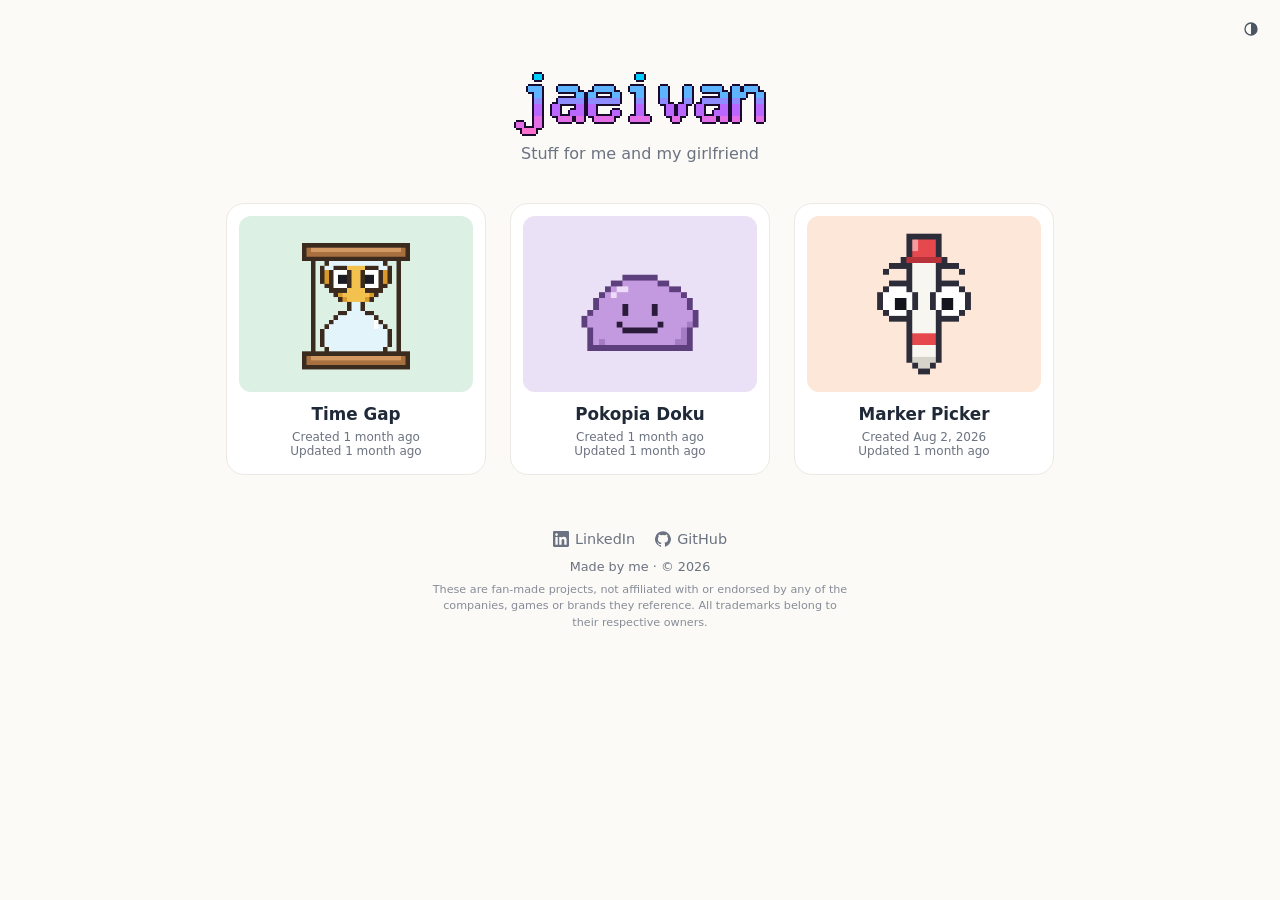
<file: index.html>
<!DOCTYPE html>
<html lang="en">
    <head>
        <meta charset="UTF-8">
        <meta name="viewport" content="width=device-width,initial-scale=1">
        <title>jaeivan · small web apps and games</title>
        <meta name="description" content="Small, free web apps and games by jaeivan: Marker Picker, a random marker color picker, Pokopia Doku, a daily Pokémon grid puzzle, and Time Gap, a guess-the-timeline game.">
        <link rel="canonical" href="https://jaeivan.com/">
        <link rel="icon" href="favicon.gif" type="image/gif">
        <!-- Link previews need full URLs (crawlers don't resolve relative paths) -->
        <meta property="og:type" content="website">
        <meta property="og:site_name" content="jaeivan">
        <meta property="og:url" content="https://jaeivan.com/">
        <meta property="og:title" content="jaeivan">
        <meta property="og:description" content="Small, free web apps and games by jaeivan.">
        <meta property="og:image:alt" content="The jaeivan logo">
        <meta property="og:image" content="https://jaeivan.com/og.png">
        <meta property="og:image:width" content="1200">
        <meta property="og:image:height" content="630">
        <meta name="twitter:card" content="summary_large_image">
        <script type="application/ld+json">
            {
                "@context": "https://schema.org",
                "@type": "WebSite",
                "name": "jaeivan",
                "url": "https://jaeivan.com/",
                "author": { "@type": "Person", "name": "jaeivan", "sameAs": ["https://github.com/jaeivan", "https://www.linkedin.com/in/jaeivan"] }
            }
        </script>
        <link rel="stylesheet" href="shared/theme.css">
        <link rel="stylesheet" href="hub/hub.css">
        <script src="shared/theme.js"></script>
    </head>
    <body>
        <main class="hub">
            <header class="hub-header">
                <h1>
                    <span id="hub-logo" class="hub-logo-wrap" role="button" tabindex="0" aria-pressed="false">
                        <img class="hub-logo" src="hub/logo-still.gif" width="256" height="80" alt="jaeivan">
                    </span>
                </h1>
                <p>Stuff for me and my girlfriend</p>
            </header>
            <div id="apps"></div>
            <noscript>
                <p><a href="marker-picker/">Marker Picker</a>: pick four random marker colors</p>
                <p><a href="pokopia-doku/">Pokopia Doku</a>: a daily Pokémon grid puzzle</p>
                <p><a href="time-gap/">Time Gap</a>: guess which pair of moments happened closer together</p>
                <p><a href="video-gap/">Video Gap</a>: guess which pair of a YouTuber's videos came out closer together</p>
            </noscript>
            <footer class="hub-footer">
                <nav class="hub-footer-links" aria-label="Elsewhere">
                    <a href="https://www.linkedin.com/in/jaeivan" target="_blank" rel="noopener">
                        <svg viewBox="0 0 24 24" width="16" height="16" aria-hidden="true"><path fill="currentColor" d="M20.45 20.45h-3.55v-5.57c0-1.33-.03-3.04-1.85-3.04-1.86 0-2.14 1.45-2.14 2.94v5.67H9.35V9h3.41v1.56h.05c.48-.9 1.64-1.85 3.37-1.85 3.6 0 4.27 2.37 4.27 5.46v6.28zM5.34 7.43a2.06 2.06 0 1 1 0-4.12 2.06 2.06 0 0 1 0 4.12zM7.12 20.45H3.56V9h3.56v11.45zM22.22 0H1.77C.79 0 0 .77 0 1.73v20.54C0 23.23.79 24 1.77 24h20.45c.98 0 1.78-.77 1.78-1.73V1.73C24 .77 23.2 0 22.22 0z"/></svg>
                        LinkedIn
                    </a>
                    <a href="https://github.com/jaeivan" target="_blank" rel="noopener">
                        <svg viewBox="0 0 24 24" width="16" height="16" aria-hidden="true"><path fill="currentColor" d="M12 .3a12 12 0 0 0-3.8 23.38c.6.12.83-.26.83-.57L9 21.07c-3.34.72-4.04-1.61-4.04-1.61-.55-1.39-1.34-1.76-1.34-1.76-1.08-.74.09-.73.09-.73 1.2.09 1.83 1.24 1.83 1.24 1.07 1.83 2.81 1.3 3.5 1 .1-.78.42-1.31.76-1.61-2.67-.3-5.47-1.33-5.47-5.93 0-1.31.47-2.38 1.24-3.22-.14-.3-.54-1.52.1-3.18 0 0 1-.32 3.3 1.23a11.5 11.5 0 0 1 6 0c2.28-1.55 3.29-1.23 3.29-1.23.64 1.66.24 2.88.12 3.18a4.65 4.65 0 0 1 1.23 3.22c0 4.61-2.8 5.63-5.48 5.92.42.36.81 1.1.81 2.22l-.01 3.29c0 .31.2.69.82.57A12 12 0 0 0 12 .3"/></svg>
                        GitHub
                    </a>
                </nav>
                <p>Made by me · © <span class="hub-footer-year">2026</span></p>
                <p class="hub-footer-disclaimer">These are fan-made projects, not affiliated with or endorsed by any of the companies, games or brands they reference. All trademarks belong to their respective owners.</p>
            </footer>
        </main>
        <script src="hub/apps.js"></script>
        <script src="hub/hub.js"></script>
    </body>
</html>
</file>
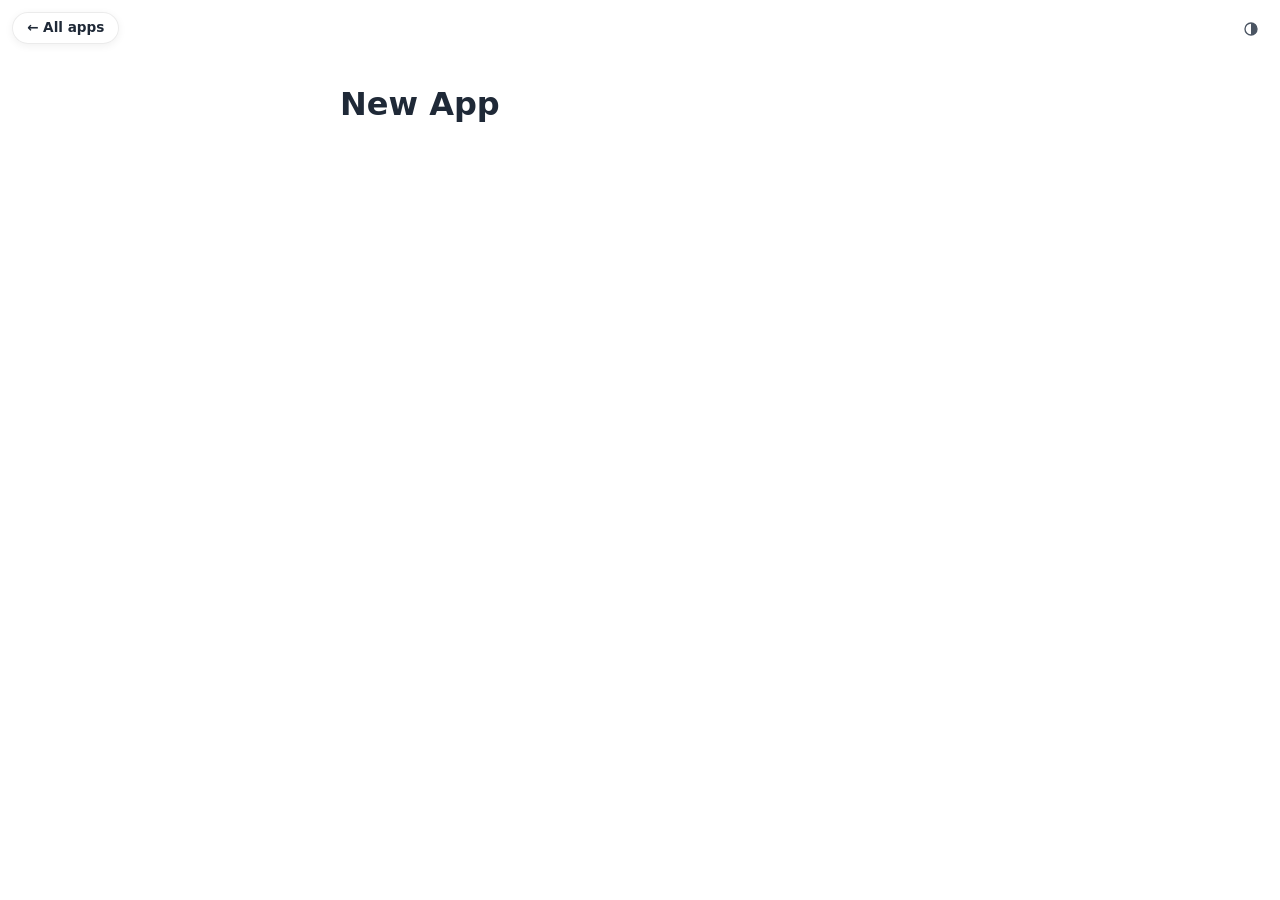
<file: _template/index.html>
<!DOCTYPE html>
<html lang="en">
    <head>
        <meta charset="UTF-8">
        <meta name="viewport" content="width=device-width,initial-scale=1">
        <title>New App</title>
        <!-- Search engines: say what the app does in a sentence, and set the canonical to its full URL. -->
        <meta name="description" content="What this app does, in one sentence.">
        <link rel="canonical" href="https://jaeivan.com/new-app/">
        <!-- Browser-tab and home-screen icons: add the files, then uncomment. icon.png is 180×180 on an opaque background.
        <link rel="icon" href="favicon.gif" type="image/gif">
        <link rel="apple-touch-icon" href="icon.png"> -->
        <!-- Site-wide light/dark mode + Auto/Light/Dark toggle. Keep these so the app matches the rest of the site. -->
        <link rel="stylesheet" href="../shared/theme.css">
        <script src="../shared/theme.js"></script>
        <!-- Optional shared back button. Remove if you don't want it. -->
        <link rel="stylesheet" href="../shared/hub-nav.css">
        <link rel="stylesheet" href="styles.css">
    </head>
    <body>
        <a class="hub-nav" href="../">← All apps</a>
        <main>
            <h1>New App</h1>
        </main>
        <script src="script.js"></script>
    </body>
</html>
</file>
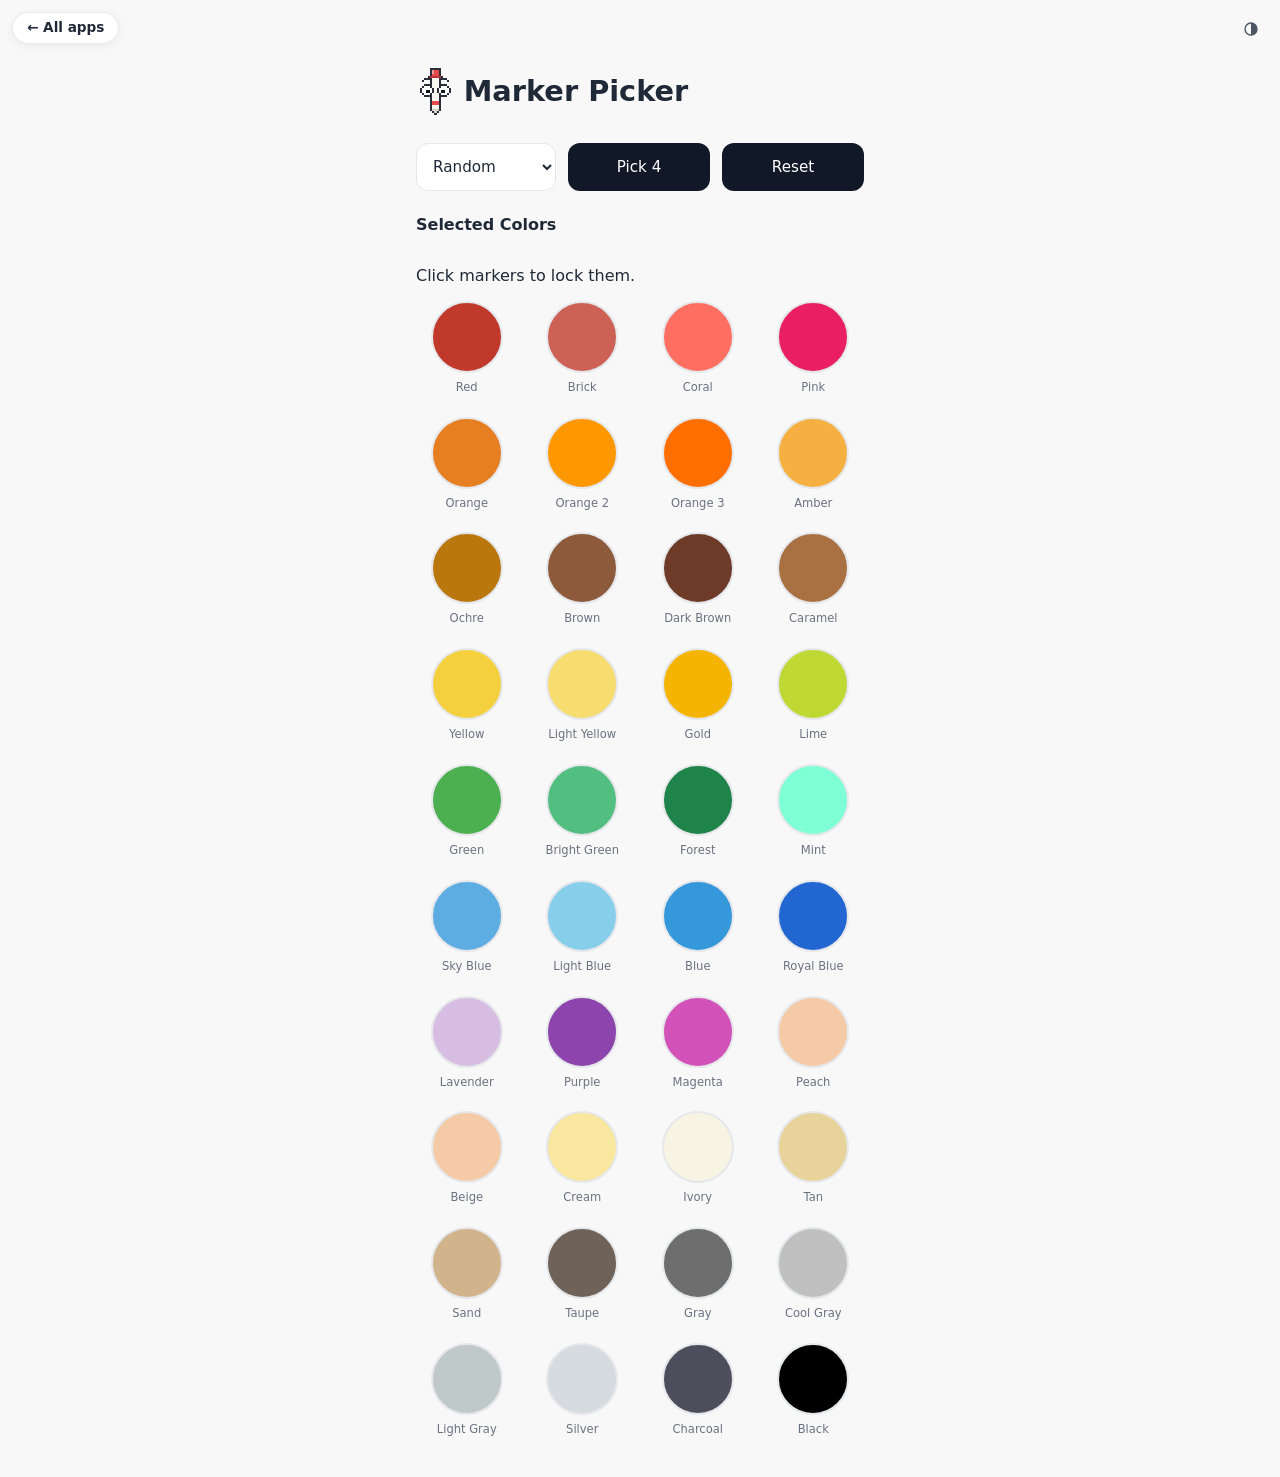
<file: marker-picker/index.html>
<!DOCTYPE html>
<html lang="en">
    <head>
        <meta charset="UTF-8">
        <meta name="viewport" content="width=device-width,initial-scale=1">
        <title>Marker Picker · random marker color picker</title>
        <link rel="icon" href="favicon.gif" type="image/gif">
        <link rel="apple-touch-icon" href="icon.png">
        <meta name="description" content="Pick four random marker colors, or warm, cool or neutral ones. Lock the ones you like and reroll the rest.">
        <link rel="canonical" href="https://jaeivan.com/marker-picker/">
        <!-- Link previews need full URLs (crawlers don't resolve relative paths) -->
        <meta property="og:type" content="website">
        <meta property="og:site_name" content="jaeivan">
        <meta property="og:url" content="https://jaeivan.com/marker-picker/">
        <meta property="og:title" content="Marker Picker">
        <meta property="og:description" content="Pick four random marker colors, or warm, cool or neutral ones. Lock the ones you like and reroll the rest.">
        <meta property="og:image" content="https://jaeivan.com/marker-picker/icon.png">
        <meta property="og:image:width" content="180">
        <meta property="og:image:height" content="180">
        <meta name="twitter:card" content="summary">
        <link rel="stylesheet" href="../shared/theme.css">
        <link rel="stylesheet" href="../shared/hub-nav.css">
        <link rel="stylesheet" href="styles.css">
        <script src="../shared/theme.js"></script>
    </head>
    <body>
        <a class="hub-nav" href="../">← All apps</a>
        <div class="app">
            <header><h1><img class="title-marker" src="marker.gif" alt="">Marker Picker</h1></header>
            <div class="toolbar">
                <select id="mode">
                    <option>Random</option>
                    <option>Warm</option>
                    <option>Cool</option>
                    <option>Neutral</option>
                </select>
                <button id="pickBtn">Pick 4</button>
                <button id="resetBtn">Reset</button>
            </div>
            <div class="chosen-section">
                <h2>Selected Colors</h2>
                <div id="chosenGrid"></div>
            </div>
            <p>Click markers to lock them.</p>
            <div id="grid"></div>
        </div>
        <script src="script.js"></script>
    </body>
</html>
</file>
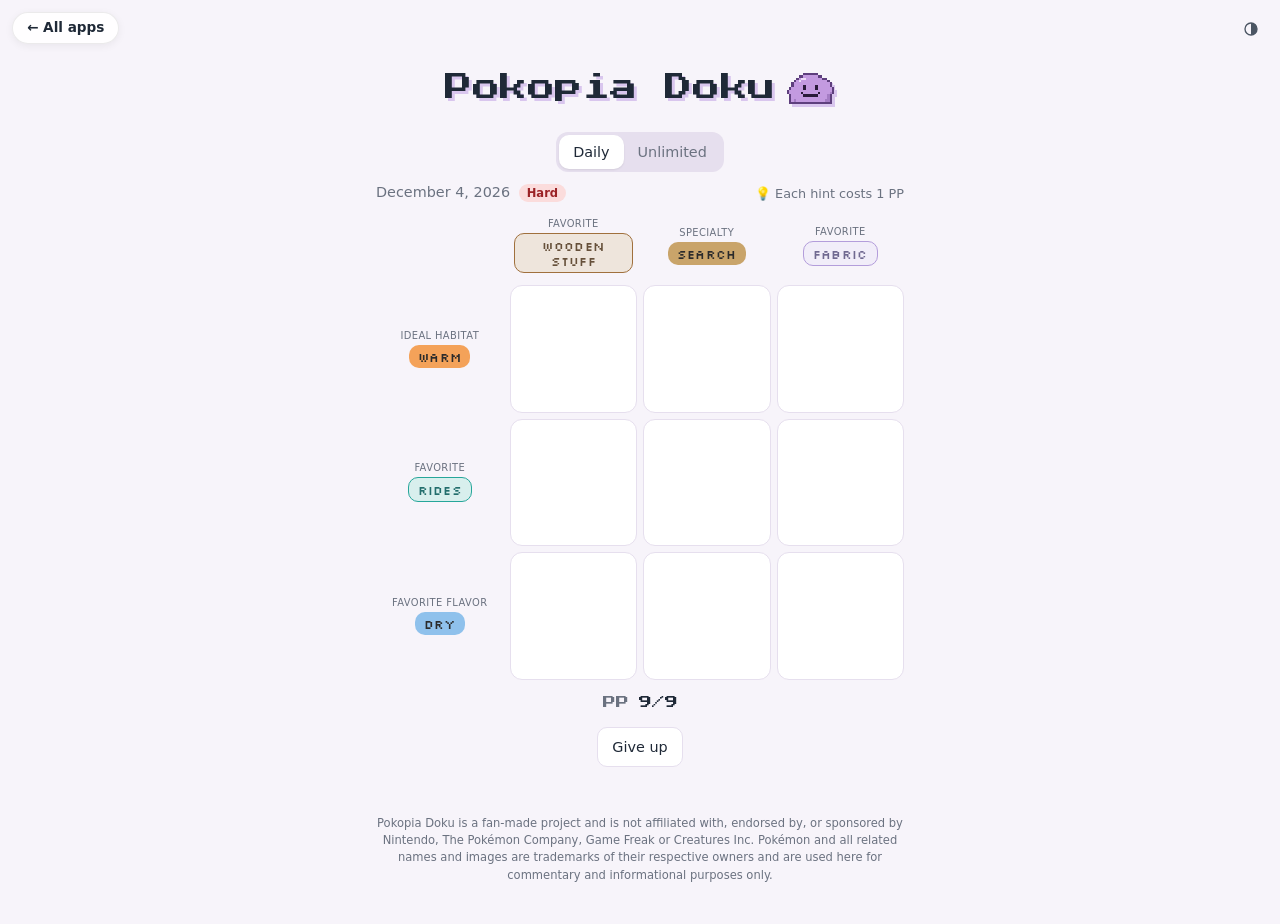
<file: pokopia-doku/index.html>
<!DOCTYPE html>
<html lang="en">
    <head>
        <meta charset="UTF-8">
        <meta name="viewport" content="width=device-width,initial-scale=1">
        <title>Pokopia Doku · daily Pokémon grid puzzle</title>
        <link rel="icon" href="favicon.gif" type="image/gif">
        <link rel="apple-touch-icon" href="icon.png">
        <meta name="description" content="A daily Pokémon grid puzzle: find a Pokémon that fits each row and column.">
        <link rel="canonical" href="https://jaeivan.com/pokopia-doku/">
        <!-- Link previews need full URLs (crawlers don't resolve relative paths) -->
        <meta property="og:type" content="website">
        <meta property="og:site_name" content="jaeivan">
        <meta property="og:url" content="https://jaeivan.com/pokopia-doku/">
        <meta property="og:title" content="Pokopia Doku">
        <meta property="og:description" content="A daily Pokémon grid puzzle: find a Pokémon that fits each row and column.">
        <meta property="og:image" content="https://jaeivan.com/pokopia-doku/og.png">
        <meta property="og:image:width" content="1200">
        <meta property="og:image:height" content="630">
        <meta name="twitter:card" content="summary_large_image">
        <link rel="preconnect" href="https://fonts.googleapis.com">
        <link rel="preconnect" href="https://fonts.gstatic.com" crossorigin>
        <link rel="stylesheet" href="https://fonts.googleapis.com/css2?family=Press+Start+2P&family=Silkscreen&display=swap">
        <link rel="stylesheet" href="../shared/theme.css">
        <link rel="stylesheet" href="../shared/hub-nav.css">
        <link rel="stylesheet" href="styles.css">
        <script src="../shared/theme.js"></script>
    </head>
    <body>
        <a class="hub-nav" href="../">← All apps</a>
        <div class="app">
            <header class="title">
                <h1><span>Pokopia Doku</span><span id="ditto" class="title-ditto-wrap"><img class="title-ditto" src="ditto-still.gif" alt=""></span></h1>
            </header>

            <div class="toolbar mode-bar">
                <div class="tabs" role="tablist">
                    <button id="dailyTab" class="tab" role="tab">Daily</button>
                    <button id="unlimitedTab" class="tab" role="tab">Unlimited</button>
                </div>
            </div>
            <div id="unlimitedControls" class="toolbar" hidden>
                <div id="difficultyTabs" class="tabs" role="tablist" aria-label="Difficulty">
                    <button class="tab" role="tab" data-difficulty="easy">Easy</button>
                    <button class="tab" role="tab" data-difficulty="medium">Medium</button>
                    <button class="tab" role="tab" data-difficulty="hard">Hard</button>
                </div>
                <button id="newGridBtn" class="secondary">New grid</button>
            </div>
            <div id="themeOptions" class="theme-options" hidden>
                <div class="theme-options-head">
                    <label class="check">
                        <input type="checkbox" id="themesToggle">
                        Include themes
                    </label>
                    <span class="theme-note">Applies to the next grid</span>
                </div>
            </div>

            <div class="status">
                <span><span id="puzzleLabel"></span> <span id="difficultyPill" class="pill"></span></span>
                <span id="hintsLabel" class="hints-status"></span>
            </div>

            <div id="board" class="board"></div>

            <!-- PP readout: guesses left, like a move's PP -->
            <div class="stats" aria-live="polite">
                <span class="stat"><span class="stat-label">PP</span> <span id="ppValue"></span></span>            </div>

            <div class="actions">
                <button id="giveUpBtn" class="secondary">Give up</button>
                <button id="shareBtn" class="secondary" hidden>Copy result</button>
            </div>
            <p id="summary" class="summary" hidden></p>
            <footer class="disclaimer">
                Pokopia Doku is a fan-made project and is not affiliated with, endorsed by, or sponsored by
                Nintendo, The Pokémon Company, Game Freak or Creatures Inc. Pokémon and all related names and
                images are trademarks of their respective owners and are used here for commentary and
                informational purposes only.
            </footer>
        </div>

        <div id="picker" class="overlay" hidden>
            <div class="panel" role="dialog" aria-modal="true" aria-labelledby="pickerTitle">
                <div class="panel-head">
                    <p id="pickerTitle" class="panel-title"></p>
                    <button id="pickerClose" class="icon-btn" aria-label="Close">✕</button>
                </div>
                <div class="hint-row">
                    <button id="hintBtn" class="secondary small"></button>
                    <span id="hintCost" class="hint-cost"></span>
                </div>
                <ul id="hintClues" class="hint-clues"></ul>
                <div id="browseTabs" class="browse-tabs" hidden>
                    <button id="browseRow" class="chip"></button>
                    <button id="browseCol" class="chip"></button>
                </div>
                <input id="pickerInput" type="text" autocomplete="off" spellcheck="false" placeholder="Search Pokémon…">
                <ul id="pickerList" class="picker-list"></ul>
            </div>
        </div>

        <div id="explain" class="overlay" hidden>
            <div class="panel" role="dialog" aria-modal="true" aria-labelledby="explainTitle">
                <div class="panel-head">
                    <div>
                        <p id="explainTag" class="explain-tag"></p>
                        <p id="explainTitle" class="panel-title"></p>
                    </div>
                    <button id="explainClose" class="icon-btn" aria-label="Close">✕</button>
                </div>
                <p id="explainText" class="explain-text"></p>
                <p id="explainCount" class="explain-count"></p>
            </div>
        </div>

        <div id="answers" class="overlay" hidden>
            <div class="panel" role="dialog" aria-modal="true" aria-labelledby="answersTitle">
                <div class="panel-head">
                    <div>
                        <p id="answersCount" class="explain-tag"></p>
                        <p id="answersTitle" class="panel-title"></p>
                    </div>
                    <button id="answersClose" class="icon-btn" aria-label="Close">✕</button>
                </div>
                <ul id="answersList" class="picker-list answers-list"></ul>
            </div>
        </div>

        <div id="toast" class="toast" hidden></div>

        <script src="data.js"></script>
        <script src="themes.js"></script>
        <script src="script.js"></script>
    </body>
</html>
</file>
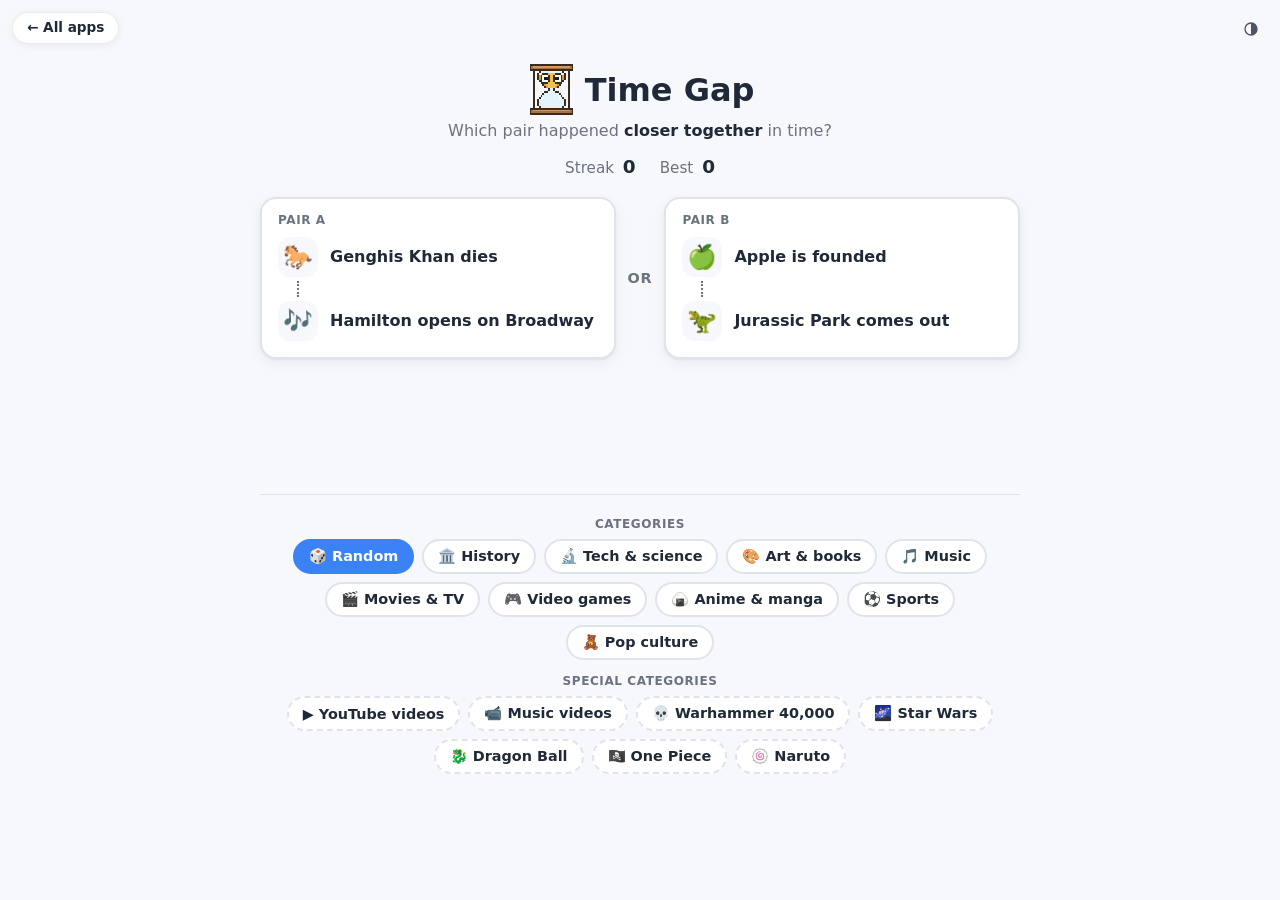
<file: time-gap/index.html>
<!DOCTYPE html>
<html lang="en">
    <head>
        <meta charset="UTF-8">
        <meta name="viewport" content="width=device-width,initial-scale=1">
        <title>Time Gap · which moments are closer in time?</title>
        <link rel="icon" href="favicon.gif" type="image/gif">
        <link rel="apple-touch-icon" href="icon.png">
        <meta name="description" content="Two pairs of moments from history, games, sports, music and more: guess which pair happened closer together in time.">
        <link rel="canonical" href="https://jaeivan.com/time-gap/">
        <!-- Link previews need full URLs (crawlers don't resolve relative paths) -->
        <meta property="og:type" content="website">
        <meta property="og:site_name" content="jaeivan">
        <meta property="og:url" content="https://jaeivan.com/time-gap/">
        <meta property="og:title" content="Time Gap">
        <meta property="og:description" content="Two pairs of moments from history, games, sports, music and more: guess which pair happened closer together in time.">
        <meta property="og:image" content="https://jaeivan.com/time-gap/icon.png">
        <meta property="og:image:width" content="180">
        <meta property="og:image:height" content="180">
        <meta name="twitter:card" content="summary">
        <!-- Site-wide light/dark mode + Auto/Light/Dark toggle. Keep these so the app matches the rest of the site. -->
        <link rel="stylesheet" href="../shared/theme.css">
        <script src="../shared/theme.js"></script>
        <link rel="stylesheet" href="../shared/hub-nav.css">
        <link rel="stylesheet" href="styles.css">
    </head>
    <body>
        <a class="hub-nav" href="../">← All apps</a>
        <main>
            <!-- On phones this fills the screen, minus a peek of the categories below (styles.css) -->
            <div class="game">
                <header>
                    <h1><span id="hourglass" class="title-hourglass-wrap" role="button" tabindex="0" aria-pressed="false" aria-label="Flip the hourglass"><img class="title-hourglass" src="hourglass-still.gif" alt=""></span>Time Gap</h1>
                    <p class="tagline">Which pair happened <strong>closer together</strong> in time?</p>
                </header>

                <div class="scores">
                    <span>Streak <b id="streak">0</b></span>
                    <span>Best <b id="best">0</b></span>
                </div>

                <p class="special-note" id="note" hidden></p>

                <div class="pairs" id="pairs">
                    <button type="button" class="pair" data-i="0"></button>
                    <div class="vs" aria-hidden="true">or</div>
                    <button type="button" class="pair" data-i="1"></button>
                </div>

                <p class="result" id="result" aria-live="polite"></p>
                <button type="button" class="next" id="next" hidden>Next</button>
            </div>

            <section class="picker" aria-labelledby="cats-heading">
                <p class="cats-heading" id="cats-heading">Categories</p>
                <div class="cats" id="cats" role="group" aria-labelledby="cats-heading">
                    <button type="button" class="cat" data-cat="random" aria-pressed="true">🎲 Random</button>
                </div>
                <p class="cats-heading" id="special-heading">Special categories</p>
                <div class="cats" id="special" role="group" aria-labelledby="special-heading"></div>
            </section>
        </main>
        <script src="data.js"></script>
        <script src="script.js"></script>
    </body>
</html>
</file>
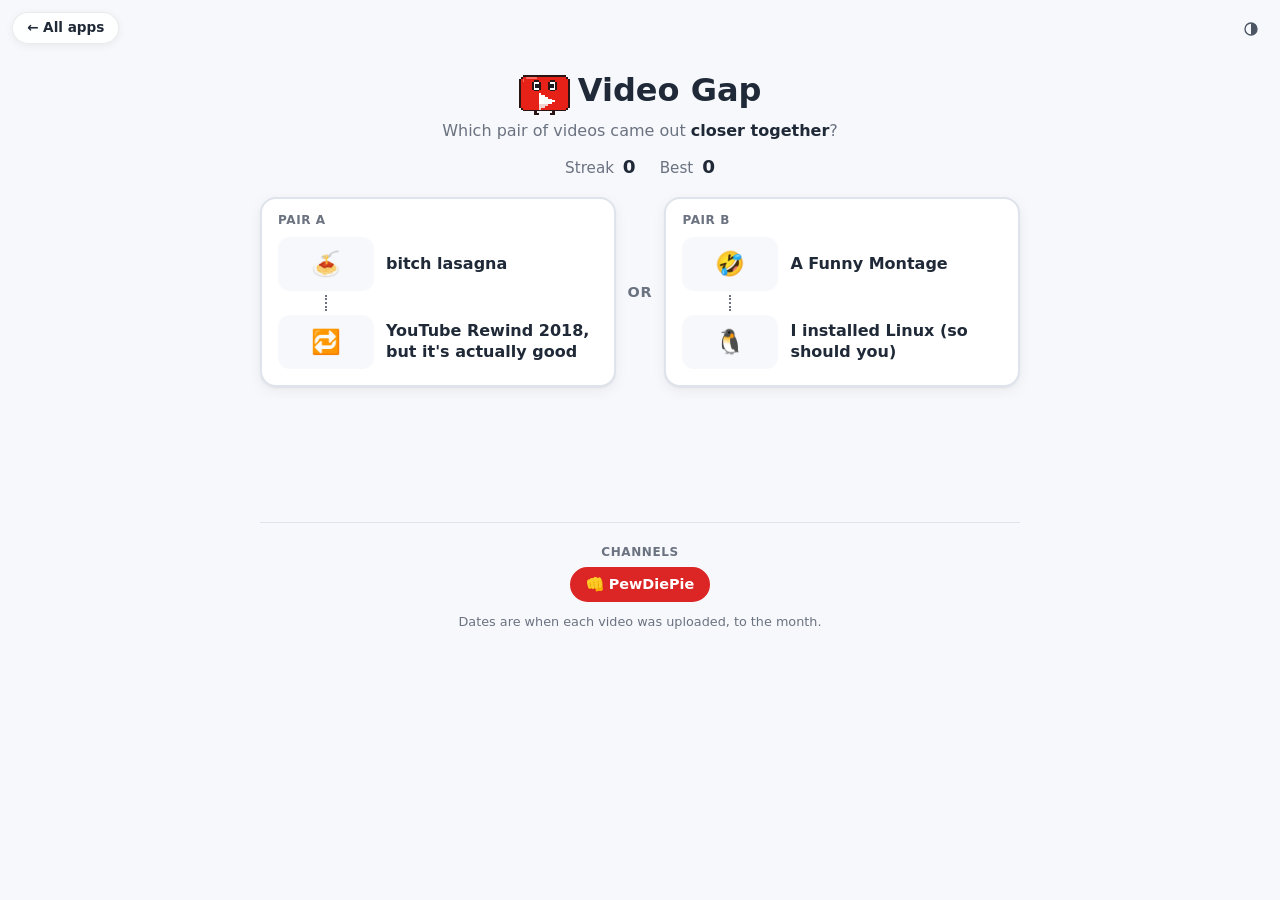
<file: video-gap/index.html>
<!DOCTYPE html>
<html lang="en">
    <head>
        <meta charset="UTF-8">
        <meta name="viewport" content="width=device-width,initial-scale=1">
        <title>Video Gap · which videos came out closer together?</title>
        <link rel="icon" href="favicon.gif" type="image/gif">
        <link rel="apple-touch-icon" href="icon.png">
        <meta name="description" content="Two pairs of a YouTuber's videos, starting with PewDiePie: guess which pair was uploaded closer together in time.">
        <link rel="canonical" href="https://jaeivan.com/video-gap/">
        <!-- Link previews need full URLs (crawlers don't resolve relative paths) -->
        <meta property="og:type" content="website">
        <meta property="og:site_name" content="jaeivan">
        <meta property="og:url" content="https://jaeivan.com/video-gap/">
        <meta property="og:title" content="Video Gap">
        <meta property="og:description" content="Two pairs of a YouTuber's videos, starting with PewDiePie: guess which pair was uploaded closer together in time.">
        <meta property="og:image" content="https://jaeivan.com/video-gap/icon.png">
        <meta property="og:image:width" content="180">
        <meta property="og:image:height" content="180">
        <meta name="twitter:card" content="summary">
        <!-- Site-wide light/dark mode + Auto/Light/Dark toggle. Keep these so the app matches the rest of the site. -->
        <link rel="stylesheet" href="../shared/theme.css">
        <script src="../shared/theme.js"></script>
        <link rel="stylesheet" href="../shared/hub-nav.css">
        <link rel="stylesheet" href="styles.css">
    </head>
    <body>
        <a class="hub-nav" href="../">← All apps</a>
        <main>
            <!-- On phones this fills the screen, minus a peek of the channels below (styles.css) -->
            <div class="game">
                <header>
                    <h1><span id="play" class="title-play-wrap" role="button" tabindex="0" aria-pressed="false" aria-label="Wake up the play button"><img class="title-play" src="play-still.gif" alt=""></span>Video Gap</h1>
                    <p class="tagline">Which pair of videos came out <strong>closer together</strong>?</p>
                </header>

                <div class="scores">
                    <span>Streak <b id="streak">0</b></span>
                    <span>Best <b id="best">0</b></span>
                </div>

                <div class="pairs" id="pairs">
                    <button type="button" class="pair" data-i="0"></button>
                    <div class="vs" aria-hidden="true">or</div>
                    <button type="button" class="pair" data-i="1"></button>
                </div>

                <p class="result" id="result" aria-live="polite"></p>
                <button type="button" class="next" id="next" hidden>Next</button>
            </div>

            <section class="picker" aria-labelledby="channels-heading">
                <p class="cats-heading" id="channels-heading">Channels</p>
                <div class="cats" id="channels" role="group" aria-labelledby="channels-heading"></div>
                <p class="picker-note">Dates are when each video was uploaded, to the month.</p>
            </section>
        </main>
        <script src="data.js"></script>
        <script src="script.js"></script>
    </body>
</html>
</file>
<file: shared/theme.css>
/*
 * Companion to shared/theme.js: native controls (scrollbars, selects, checkboxes) follow
 * the active theme, and the minimal Auto/Light/Dark toggle. Namespaced under .site-theme-toggle.
 */
:root {
    color-scheme: light dark;
}

:root[data-theme="light"] {
    color-scheme: light;
}

:root[data-theme="dark"] {
    color-scheme: dark;
}

.site-theme-toggle {
    position: fixed;
    top: 12px;
    right: 12px;
    z-index: 1000;
    display: grid;
    place-items: center;
    width: 34px;
    height: 34px;
    padding: 0;
    border: none;
    border-radius: 999px;
    background: transparent;
    color: #4b5563;
    cursor: pointer;
    transition: background-color .15s, color .15s;
}

.site-theme-toggle:hover {
    background: rgba(0, 0, 0, .06);
    color: #111827;
}

.site-theme-toggle:focus-visible {
    outline: 2px solid currentColor;
    outline-offset: 2px;
}

.site-theme-toggle svg {
    display: block;
}

:root[data-theme="dark"] .site-theme-toggle {
    color: #aeb4bf;
}

:root[data-theme="dark"] .site-theme-toggle:hover {
    background: rgba(255, 255, 255, .08);
    color: #f3f4f6;
}
</file>
<file: hub/hub.css>
* {
    box-sizing: border-box;
}

:root {
    --bg: #fbfaf7;
    --card: #ffffff;
    --text: #1f2937;
    --muted: #6b7280;
    --border: #ece9e2;
    --tile-mix: 100%; /* how much of each tile's pastel color shows */
}

/* Dark mode: shared/theme.js sets data-theme="dark" (chosen, or Auto on a dark device) */
:root[data-theme="dark"] {
    --bg: #15161a;
    --card: #1e2026;
    --text: #e7e9ee;
    --muted: #9aa0ab;
    --border: #2c2f37;
    --tile-mix: 30%;
}

/* No double-tap zoom (pinch zoom still works) */
html {
    touch-action: manipulation;
}

body {
    margin: 0;
    font-family: Inter, system-ui, -apple-system, BlinkMacSystemFont, "Segoe UI", sans-serif;
    background: var(--bg);
    color: var(--text);
}

.hub {
    max-width: 1040px;
    margin: auto;
    padding: 56px 16px 64px;
}

.hub-header {
    text-align: center;
    margin-bottom: 40px;
}

.hub-header h1 {
    margin: 0;
    font-size: 2.4rem;
    font-weight: 800;
    letter-spacing: -.02em;
    line-height: 0;
}

/* WordArt logo, drawn by _tools/logo.mjs. Waves and spins on hover, toggles on click/tap (hub.js). */
.hub-logo-wrap {
    display: inline-block;
    cursor: pointer;
    border-radius: 8px;
}

.hub-logo-wrap:focus-visible {
    outline: 2px solid var(--muted);
    outline-offset: 4px;
}

.hub-logo {
    display: block;
    max-width: 100%;
    height: auto;
    image-rendering: pixelated;
}

.hub-header p {
    margin: 8px 0 0;
    color: var(--muted);
}
#apps {
    display: grid;
    grid-template-columns: repeat(auto-fit, minmax(220px, 260px));
    justify-content: center;
    gap: 24px;
}

.tile {
    display: flex;
    flex-direction: column;
    padding: 12px 12px 16px;
    border-radius: 18px;
    background: var(--card);
    border: 1px solid var(--border);
    color: inherit;
    text-decoration: none;
    transition: transform .15s, box-shadow .15s;
}

.tile:hover,
.tile:focus-visible {
    transform: translateY(-3px) rotate(-.4deg);
    box-shadow: 0 10px 24px rgba(0, 0, 0, .08);
}

.tile-art {
    display: grid;
    place-items: center;
    aspect-ratio: 4 / 3;
    border-radius: 12px;
    /* --tile-color comes from the app's `color` in apps.js; dark mode mutes it.
       The first line is the fallback for browsers without color-mix (Safari < 16.2). */
    background: var(--tile-color, #eef2ff);
    background: color-mix(in srgb, var(--tile-color, #eef2ff) var(--tile-mix), var(--card));
    font-size: 4rem;
    overflow: hidden;
    position: relative;
}

/* "New" / "Updated" badges for apps created or changed in the last 7 days (`created` / `updated` in apps.js) */
.tile-badges {
    position: absolute;
    top: 8px;
    right: 8px;
    display: flex;
    gap: 6px;
}

.tile-badge {
    padding: 3px 9px;
    border-radius: 999px;
    background: #ff71ce;
    color: #ffffff;
    font-size: .7rem;
    font-weight: 700;
    letter-spacing: .04em;
    text-transform: uppercase;
    box-shadow: 0 2px 6px rgba(0, 0, 0, .15);
}

.tile-badge-updated {
    background: #01cdfe;
    color: #1a0b2e;
}

.tile-badge-old {
    background: #8a8f99;
    color: #ffffff;
}

.tile-art img {
    width: 100%;
    height: 100%;
    object-fit: cover;
}

.tile h2 {
    margin: 12px 4px 2px;
    font-size: 1.05rem;
    text-align: center;
}

.tile-dates {
    display: flex;
    flex-direction: column;
    align-items: center;
    margin: 4px 4px 0;
    color: var(--muted);
    font-size: .75rem;
}

.hub-footer {
    margin-top: 56px;
    text-align: center;
    color: var(--muted);
    font-size: .8rem;
}

.hub-footer p {
    margin: 12px 0 0;
}

.hub-footer .hub-footer-disclaimer {
    max-width: 420px;
    margin: 8px auto 0;
    font-size: .7rem;
    line-height: 1.5;
    opacity: .8;
}

.hub-footer-links {
    display: flex;
    justify-content: center;
    flex-wrap: wrap;
    gap: 8px 20px;
    font-size: .9rem;
}

.hub-footer-links a,
.hub-footer p a {
    display: inline-flex;
    align-items: center;
    gap: 6px;
    color: var(--muted);
    text-decoration: none;
    transition: color .15s;
}

.hub-footer-links a:hover,
.hub-footer-links a:focus-visible,
.hub-footer p a:hover,
.hub-footer p a:focus-visible {
    color: var(--text);
}
</file>
<file: shared/hub-nav.css>
/*
 * Optional "back to hub" link that any app can include.
 * Everything is namespaced under .hub-nav so it can't collide with app styles.
 */
.hub-nav {
    position: fixed;
    top: 12px;
    left: 12px;
    z-index: 1000;
    display: inline-flex;
    align-items: center;
    gap: 6px;
    padding: 8px 14px;
    border-radius: 999px;
    background: rgba(255, 255, 255, .9);
    border: 1px solid rgba(0, 0, 0, .08);
    box-shadow: 0 2px 8px rgba(0, 0, 0, .06);
    color: #1f2937;
    font: 600 .85rem/1 Inter, system-ui, -apple-system, BlinkMacSystemFont, "Segoe UI", sans-serif;
    text-decoration: none;
    backdrop-filter: blur(6px);
    transition: transform .15s, box-shadow .15s;
}

.hub-nav:hover {
    transform: translateY(-1px);
    box-shadow: 0 4px 12px rgba(0, 0, 0, .1);
}

/* Dark mode: shared/theme.js sets data-theme="dark" (chosen, or Auto on a dark device) */
:root[data-theme="dark"] .hub-nav {
    background: rgba(36, 38, 46, .9);
    border-color: rgba(255, 255, 255, .12);
    box-shadow: 0 2px 8px rgba(0, 0, 0, .4);
    color: #e7e9ee;
}
</file>
<file: _template/styles.css>
/* Colors as tokens so dark mode (shared/theme.js) only has to swap values. */
:root {
    --bg: #ffffff;
    --text: #1f2937;
    --muted: #6b7280;
}

:root[data-theme="dark"] {
    --bg: #15161a;
    --text: #e7e9ee;
    --muted: #9aa0ab;
}

/* No double-tap zoom (pinch zoom still works) */
html {
    touch-action: manipulation;
}

body {
    margin: 0;
    font-family: system-ui, sans-serif;
    background: var(--bg);
    color: var(--text);
}

main {
    max-width: 600px;
    margin: auto;
    padding: 64px 16px 40px;
}
</file>
<file: marker-picker/styles.css>
* {
    box-sizing: border-box;
}

:root {
    --bg: #f8f8f8;
    --card: #ffffff;
    --text: #1f2937;
    --muted: #6b7280;
    --border: #e5e7eb;
    --btn-bg: #111827;
    --btn-text: #ffffff;
    --strong: #111827; /* selected/locked marker ring */
}

/* Dark mode: shared/theme.js sets data-theme="dark" (chosen, or Auto on a dark device) */
:root[data-theme="dark"] {
    --bg: #15161a;
    --card: #1e2026;
    --text: #e7e9ee;
    --muted: #9aa0ab;
    --border: #2f323a;
    --btn-bg: #e7e9ee;
    --btn-text: #15161a;
    --strong: #e7e9ee;
}

/* No double-tap zoom (pinch zoom still works) */
html {
    touch-action: manipulation;
}

body {
    margin: 0;
    font-family: Inter, system-ui, -apple-system, BlinkMacSystemFont, "Segoe UI", sans-serif;
    background: var(--bg);
    color: var(--text);
    -webkit-tap-highlight-color: transparent;
}

.app {
    max-width: 480px;
    margin: auto;
    padding: 64px 16px 40px;
}

h1 {
    display: flex;
    align-items: center;
    gap: .3em;
    margin: 0;
    font-size: 1.8rem;
    font-weight: 700;
}

/* Animated pixel marker (marker.gif, from _tools/marker.mjs) in place of an emoji */
.title-marker {
    height: 1.9em;
    width: auto;
    image-rendering: pixelated;
}

.subtitle {
    margin-top: 6px;
    color: var(--muted);
    font-size: .95rem;
}

.toolbar {
    display: flex;
    gap: 12px;
    margin: 24px 0;
}

button,
select {
    height: 48px;
    border-radius: 12px;
    border: 1px solid var(--border);
    background: var(--card);
    color: var(--text);
    font: inherit;
    font-size: .95rem;
}

button {
    flex: 1;
    background: var(--btn-bg);
    color: var(--btn-text);
    border: none;
    cursor: pointer;
}

button:active {
    transform: scale(.98);
}

select {
    width: 140px;
    padding: 0 12px;
}

#grid {
    display: grid;
    grid-template-columns: repeat(4, 1fr);
    gap: 22px 14px;
}

.card {
    display: flex;
    flex-direction: column;
    align-items: center;
}

.marker {
    width: 72px;
    height: 72px;
    border-radius: 50%;
    border: 2px solid var(--border);
    transition: .2s;
}

#grid .marker {
    cursor: pointer;
}

.marker:focus-visible {
    outline: 3px solid #2563eb;
    outline-offset: 3px;
}

.marker.selected {
    transform: scale(1.08);
    border-color: var(--strong);
}

.marker.locked {
    border: 4px solid var(--strong);
}

.marker.dim {
    opacity: .18;
    filter: grayscale(.8);
}

label {
    margin-top: 8px;
    font-size: .72rem;
    text-align: center;
    color: var(--muted);
    line-height: 1.2;
}

@media (max-width:420px) {

    .app {
        padding: 60px 12px 30px;
    }

    #grid {
        gap: 18px 10px;
    }

    .marker {
        width: 64px;
        height: 64px;
    }

    label {
        font-size: .68rem;
    }

    .toolbar {
        gap: 8px;
    }

    select {
        width: 120px;
    }
}

.chosen-section {
    margin: 20px 0;
}

.chosen-section h2 {
    margin: 0 0 12px;
    font-size: 1rem;
}

#chosenGrid {
    display: grid;
    grid-template-columns: repeat(4, 1fr);
    gap: 14px;
    margin-bottom: 8px;
}
</file>
<file: pokopia-doku/styles.css>
* {
    box-sizing: border-box;
}

:root {
    --bg: #f7f4fa;
    --card: #ffffff;
    --text: #1f2937;
    --muted: #6b7280;
    --border: #e6dfee;
    --accent: #3f8f4f; /* green = correct answers only */
    --accent-soft: #dcefd9;
    --primary: #8b62c9; /* Ditto purple: hover, focus, active UI */
    --primary-soft: #efe7f8;
    --wrong: #e5484d;
    --theme: #8a4fd1;
    --theme-soft: #f1e8fc;
    --btn-bg: #111827;
    --btn-text: #ffffff;
    --title-shadow: #d9c6ee;
    --revealed-bg: #f3f4f6;
    --clue-bg: #fff8e1;
    --chip-bg: #ebe6f1;
    --chip-text: #3f3a4a;
    --overlay: rgba(17, 24, 39, .45);
    --shadow: rgba(0, 0, 0, .08);
    --silhouette: brightness(0);
    --pill-easy-bg: #dcefd9;
    --pill-easy: #2f6b3b;
    --pill-medium-bg: #fdf0c8;
    --pill-medium: #7a5b00;
    --pill-hard-bg: #fbdcdc;
    --pill-hard: #9b2226;
}

/* Dark mode: shared/theme.js sets data-theme="dark" (chosen, or Auto on a dark device) */
:root[data-theme="dark"] {
    --bg: #141218;
    --card: #1d1a22;
    --text: #ece8f1;
    --muted: #a39cae;
    --border: #312c3a;
    --accent: #57b46a;
    --accent-soft: #1f3524;
    --primary: #b48fe6;
    --primary-soft: #2e2540;
    --wrong: #f06a6e;
    --theme: #a97ff0;
    --theme-soft: #2c2240;
    --btn-bg: #ece8f1;
    --btn-text: #141218;
    --title-shadow: #4b3a68;
    --revealed-bg: #26232d;
    --clue-bg: #3a3320;
    --chip-bg: #2d2935;
    --chip-text: #dcd6e6;
    --overlay: rgba(0, 0, 0, .6);
    --shadow: rgba(0, 0, 0, .4);
    --silhouette: brightness(0) invert(.85);
    --pill-easy-bg: #1f3524;
    --pill-easy: #8fd19c;
    --pill-medium-bg: #3a3218;
    --pill-medium: #f0cf6b;
    --pill-hard-bg: #3d1f21;
    --pill-hard: #f39a9c;
}

/* No double-tap zoom (pinch zoom still works) */
html {
    touch-action: manipulation;
}

body {
    margin: 0;
    font-family: Inter, system-ui, -apple-system, BlinkMacSystemFont, "Segoe UI", sans-serif;
    background: var(--bg);
    color: var(--text);
    -webkit-tap-highlight-color: transparent;
}

.app {
    max-width: 560px;
    margin: auto;
    padding: 64px 16px 40px;
}

/* Trademark disclaimer at the bottom of the page */
.disclaimer {
    margin-top: 48px;
    color: var(--muted);
    font-size: .72rem;
    line-height: 1.5;
    text-align: center;
}

/* Title: retro pixel font with a soft offset shadow */
.title {
    text-align: center;
}

h1 {
    display: flex;
    justify-content: center;
    align-items: center;
    gap: .45em;
    margin: 0;
    white-space: nowrap;
    font-family: "Press Start 2P", ui-monospace, monospace;
    /* Scales down on narrow screens so the title and Ditto stay on one line */
    font-size: clamp(1rem, 5.4vw, 1.7rem);
    font-weight: 400;
    letter-spacing: .02em;
    line-height: 1.3;
    color: var(--text);
    text-shadow: 3px 3px 0 var(--title-shadow);
}

/* ditto.gif is a 28×20 canvas with room to sway and hop around the 20×13 Ditto,
   so it's drawn larger and nudged so Ditto itself matches the letters. */
.title-ditto {
    height: 1.77em;
    width: auto;
    margin: 0 -0.35em 0 -0.4em;
    position: relative;
    top: -0.3em;
    image-rendering: pixelated;
    filter: drop-shadow(3px 3px 0 var(--title-shadow));
}

/* Decorative: Ditto dances on mouse hover and toggles on tap/click; see script.js */
.title-ditto-wrap {
    display: flex;
    cursor: pointer;
}

button {
    height: 40px;
    padding: 0 14px;
    border-radius: 10px;
    border: none;
    background: var(--btn-bg);
    color: var(--btn-text);
    font: inherit;
    font-size: .9rem;
    cursor: pointer;
}

button:active {
    transform: scale(.98);
}

button.secondary {
    background: var(--card);
    color: var(--text);
    border: 1px solid var(--border);
}

button:disabled {
    opacity: .45;
    cursor: default;
}

.toolbar {
    display: flex;
    justify-content: space-between;
    gap: 12px;
    margin: 20px 0 12px;
}

.tabs {
    display: flex;
    padding: 3px;
    border-radius: 12px;
    background: var(--border);
}

.tab {
    background: transparent;
    color: var(--muted);
    height: 34px;
}

.tab.active {
    background: var(--card);
    color: var(--text);
    box-shadow: 0 1px 2px var(--shadow);
}

.mode-bar {
    justify-content: center;
}

.toolbar + .toolbar {
    margin-top: 0;
}

.theme-options {
    margin: -4px 0 12px;
    padding: 10px 12px;
    border-radius: 12px;
    border: 1px solid var(--border);
    background: var(--card);
    font-size: .88rem;
}

.theme-options-head {
    display: flex;
    align-items: center;
    gap: 8px;
    color: var(--muted);
}

.theme-options-head .check {
    color: var(--text);
}

.check {
    display: inline-flex;
    align-items: center;
    gap: 8px;
    font-weight: 600;
    cursor: pointer;
}

.check input {
    width: 16px;
    height: 16px;
    accent-color: var(--theme);
}

.theme-note {
    margin-left: auto;
    font-size: .75rem;
}

.toolbar[hidden],
.theme-options[hidden] {
    display: none;
}

.status {
    display: flex;
    justify-content: space-between;
    align-items: center;
    margin-bottom: 10px;
    color: var(--muted);
    font-size: .9rem;
}

.hints-status {
    font-size: .8rem;
    text-align: right;
}

/* PP readout under the board */
.stats {
    display: flex;
    justify-content: center;
    gap: 36px;
    margin-top: 16px;
    font-family: "Press Start 2P", ui-monospace, monospace;
    font-size: .8rem;
    color: var(--text);
}

.stat-label {
    margin-right: 10px;
    color: var(--muted);
}

.stat,
#ppValue {
    display: inline-flex;
    align-items: center;
}

.infinity {
    font-family: system-ui, sans-serif;
    font-size: 1.5em;
    font-weight: 700;
    line-height: 1;
    /* The ∞ glyph's ink sits low in its box; lift it to line up with the pixel-font letters. */
    position: relative;
    top: -0.18em;
}

/* In-game PP colors */
.pp-half {
    color: #c99a00;
}

.pp-low {
    color: #e8742a;
}

.pp-out {
    color: var(--wrong);
}

.pill {
    display: inline-block;
    margin-left: 4px;
    padding: 2px 8px;
    border-radius: 999px;
    font-size: .72rem;
    font-weight: 600;
}

.pill.easy {
    background: var(--pill-easy-bg);
    color: var(--pill-easy);
}

.pill.medium {
    background: var(--pill-medium-bg);
    color: var(--pill-medium);
}

.pill.hard {
    background: var(--pill-hard-bg);
    color: var(--pill-hard);
}

/* 4x4: corner + 3 column headers, then 3 rows of header + 3 cells */
.board {
    display: grid;
    grid-template-columns: repeat(4, minmax(0, 1fr));
    gap: 6px;
}

.header {
    display: flex;
    flex-direction: column;
    align-items: center;
    justify-content: center;
    gap: 3px;
    height: auto;
    min-height: 64px;
    padding: 6px 4px;
    border-radius: 10px;
    background: transparent;
    color: var(--text);
    text-align: center;
    font-size: .8rem;
    font-weight: 600;
    line-height: 1.2;
    overflow-wrap: break-word;
}

.header:hover {
    background: var(--border);
}

.header.theme small {
    color: var(--theme);
}

/* Category badges */
.badge {
    display: inline-block;
    max-width: 100%;
    padding: 4px 9px;
    border-radius: 10px;
    background: var(--chip-bg);
    color: var(--chip-text);
    font-family: "Silkscreen", ui-monospace, monospace;
    font-size: .82rem;
    font-weight: 400;
    line-height: 1.15;
    text-transform: uppercase;
    letter-spacing: .02em;
    /* Whole words only; fitBadges() in script.js shrinks badges whose longest word doesn't fit. */
    overflow-wrap: normal;
    word-break: keep-all;
}

.badge.colored {
    background: var(--c);
    color: #2b2b2b;
}

/* Favorite things: light tint of the color with a colored outline */
.badge.tint {
    /* Each first line is the fallback for browsers without color-mix (Safari < 16.2). */
    background: var(--card);
    background: color-mix(in srgb, var(--c) 18%, var(--card));
    border: 1.5px solid var(--c);
    color: var(--text);
    color: color-mix(in srgb, var(--c) 55%, var(--text));
}

/* In-game type badge: type color, light rim, white outlined letters */
.badge.type {
    padding: 3px 11px;
    border-radius: 999px;
    border: 2px solid rgba(255, 255, 255, .6);
    box-shadow: 0 0 0 1.5px var(--c), 0 1px 3px rgba(0, 0, 0, .25);
    color: white;
    text-shadow:
        -1px -1px 0 rgba(0, 0, 0, .55), 1px -1px 0 rgba(0, 0, 0, .55),
        -1px 1px 0 rgba(0, 0, 0, .55), 1px 1px 0 rgba(0, 0, 0, .55);
}

.badge.theme {
    background: var(--theme);
    color: white;
    box-shadow: 0 0 0 2px var(--theme-soft);
}

.header small {
    font-size: .62rem;
    font-weight: 500;
    text-transform: uppercase;
    letter-spacing: .04em;
    color: var(--muted);
}

.cell {
    position: relative;
    aspect-ratio: 1;
    height: auto;
    padding: 4px;
    border-radius: 12px;
    border: 1px solid var(--border);
    background: var(--card);
    color: var(--text);
    display: flex;
    flex-direction: column;
    align-items: center;
    justify-content: center;
    overflow: hidden;
}

.cell:not(:disabled):hover {
    border-color: var(--primary);
}

.cell:disabled {
    opacity: 1;
}

.cell img {
    width: 72%;
    height: auto;
    image-rendering: pixelated;
}

.cell .name {
    font-size: .7rem;
    font-weight: 600;
    max-width: 100%;
    white-space: nowrap;
    overflow: hidden;
    text-overflow: ellipsis;
}

.cell img.silhouette {
    width: 62%;
    filter: var(--silhouette);
    opacity: .75;
}

.cell .count {
    font-size: .72rem;
    color: var(--muted);
}

.cell .bulb,
.cell .star {
    position: absolute;
    top: 4px;
    right: 5px;
    font-size: .75rem;
}

.cell.correct {
    background: var(--accent-soft);
    border-color: var(--accent);
}

.cell.revealed {
    background: var(--revealed-bg);
}

.cell.revealed img {
    opacity: .55;
    filter: grayscale(.6);
}

.cell.shake {
    animation: shake .35s;
    border-color: var(--wrong);
}

@keyframes shake {
    25% { transform: translateX(-4px); }
    50% { transform: translateX(4px); }
    75% { transform: translateX(-2px); }
}

.actions {
    display: flex;
    justify-content: center;
    gap: 10px;
    margin-top: 18px;
}

.summary {
    text-align: center;
    font-weight: 600;
}

/* Picker & explainer */
.overlay {
    position: fixed;
    inset: 0;
    display: flex;
    align-items: flex-start;
    justify-content: center;
    padding: 8vh 16px 16px;
    background: var(--overlay);
    z-index: 20;
}

.overlay[hidden],
.toast[hidden] {
    display: none;
}

.panel {
    width: 100%;
    max-width: 420px;
    padding: 14px;
    border-radius: 16px;
    background: var(--card);
    box-shadow: 0 10px 30px rgba(0, 0, 0, .2);
}

.panel-head {
    display: flex;
    align-items: flex-start;
    justify-content: space-between;
    gap: 8px;
}

.panel-title {
    margin: 0 0 10px;
    font-size: .9rem;
    font-weight: 600;
}

button.small {
    height: 32px;
    padding: 0 10px;
    font-size: .8rem;
}

.hint-row {
    display: flex;
    flex-wrap: wrap;
    align-items: center;
    gap: 8px;
    margin-bottom: 8px;
}

.hint-row button[hidden] {
    display: none;
}

.hint-cost {
    font-size: .75rem;
    color: var(--muted);
}

.hint-clues {
    list-style: none;
    margin: 0 0 8px;
    padding: 0;
    font-size: .85rem;
}

.hint-clues li {
    padding: 6px 10px;
    margin-bottom: 4px;
    border-radius: 8px;
    background: var(--clue-bg);
}

.hint-clues li.note {
    background: none;
    border: 1px dashed var(--border);
    color: var(--muted);
}

.hint-clues li.silhouette {
    display: flex;
    align-items: center;
    gap: 8px;
}

.hint-clues li.silhouette img {
    width: 56px;
    height: 56px;
    filter: var(--silhouette);
    image-rendering: pixelated;
}

.browse-tabs {
    display: flex;
    flex-wrap: wrap;
    gap: 6px;
    margin-bottom: 8px;
}

.browse-tabs[hidden] {
    display: none;
}

.chip {
    height: 30px;
    padding: 0 10px;
    border-radius: 999px;
    border: 1px solid var(--border);
    background: var(--card);
    color: var(--text);
    font-size: .78rem;
}

.chip.locked {
    border-style: dashed;
    color: var(--muted);
}

.chip:disabled {
    opacity: .5;
}

.chip.active {
    background: var(--primary);
    border-color: var(--primary);
    color: white;
}

.explain-tag {
    margin: 0 0 2px;
    font-size: .7rem;
    text-transform: uppercase;
    letter-spacing: .04em;
    color: var(--muted);
}

.explain-text {
    margin: 0 0 8px;
    line-height: 1.4;
}

.explain-count {
    margin: 0;
    font-size: .85rem;
    color: var(--muted);
}

.icon-btn {
    height: 28px;
    width: 28px;
    padding: 0;
    background: transparent;
    color: var(--muted);
}

#pickerInput {
    width: 100%;
    height: 44px;
    padding: 0 12px;
    border-radius: 10px;
    border: 1px solid var(--border);
    font: inherit;
    font-size: 1rem;
}

#pickerInput:focus {
    outline: 2px solid var(--primary);
    border-color: transparent;
}

.picker-list {
    list-style: none;
    margin: 8px 0 0;
    padding: 0;
    max-height: 50vh;
    overflow-y: auto;
}

.picker-list li {
    display: flex;
    align-items: center;
    gap: 10px;
    padding: 4px 8px;
    border-radius: 8px;
    cursor: pointer;
}

.picker-list li img {
    width: 40px;
    height: 40px;
    image-rendering: pixelated;
}

.picker-list li.active,
.picker-list li:hover {
    background: var(--primary-soft);
}

.picker-list li.used {
    opacity: .4;
    cursor: default;
    background: none;
}

/* Possible-answers list: read-only, your pick highlighted at the top */
.answers-list li,
.answers-list li:hover {
    cursor: default;
    background: none;
}

.answers-list li.picked {
    background: var(--accent-soft);
    font-weight: 600;
}

.picker-list li.empty {
    color: var(--muted);
    cursor: default;
    background: none;
}

.toast {
    position: fixed;
    left: 50%;
    bottom: 24px;
    transform: translateX(-50%);
    padding: 10px 16px;
    border-radius: 10px;
    background: var(--btn-bg);
    color: var(--btn-text);
    font-size: .9rem;
    z-index: 30;
}

@media (max-width: 420px) {
    .header {
        font-size: .7rem;
        min-height: 56px;
    }

    .badge {
        padding: 3px 4px;
        font-size: .62rem;
        letter-spacing: 0;
    }

    .header {
        padding: 6px 2px;
    }

    .board {
        gap: 4px;
    }
}
</file>
<file: time-gap/styles.css>
/* Colors as tokens so dark mode (shared/theme.js) only has to swap values. */
:root {
    --bg: #f6f8fb;
    --text: #1f2937;
    --muted: #6b7280;
    --card: #ffffff;
    --border: #dfe4ec;
    --accent: #3b82f6;
    --accent-text: #ffffff;
    --bar: #e7ebf1;
    --good: #16a34a;
    --good-soft: #e5f6ea;
    --bad: #dc2626;
    --bad-soft: #fdeaea;
    --shadow: 0 1px 2px rgba(15, 23, 42, 0.06), 0 4px 14px rgba(15, 23, 42, 0.06);
}

:root[data-theme="dark"] {
    --bg: #15161a;
    --text: #e7e9ee;
    --muted: #9aa0ab;
    --card: #1f2127;
    --border: #2f323a;
    --accent: #60a5fa;
    --accent-text: #0b1220;
    --bar: #2b2e36;
    --good: #4ade80;
    --good-soft: #17301f;
    --bad: #f87171;
    --bad-soft: #3a1c1c;
    --shadow: 0 1px 2px rgba(0, 0, 0, 0.3), 0 4px 14px rgba(0, 0, 0, 0.25);
}

/* No double-tap zoom (pinch zoom still works) */
html {
    touch-action: manipulation;
}

/* Quick repeated taps shouldn't select text or pop up the iOS callout. That covers the whole
   app: a double tap on empty space would select the nearest text (like the Categories heading)
   and the phone would scroll down to show the selection. */
main {
    -webkit-user-select: none;
    user-select: none;
    -webkit-touch-callout: none;
}

body {
    margin: 0;
    font-family: system-ui, sans-serif;
    background: var(--bg);
    color: var(--text);
}

main {
    max-width: 760px;
    margin: auto;
    padding: 64px 16px 40px;
}

header {
    text-align: center;
}

h1 {
    display: flex;
    align-items: center;
    justify-content: center;
    gap: 0.25em;
    margin: 0 0 6px;
    font-size: 2rem;
}

/* Pixel hourglass (hourglass.gif, from _tools/hourglass.mjs) in place of an emoji.
   It runs its sand out and flips while hovered, and toggles on tap/click/Enter/Space; see script.js */
.title-hourglass-wrap {
    display: flex;
    cursor: pointer;
    border-radius: 6px;
}

.title-hourglass-wrap:focus-visible {
    outline: 3px solid var(--accent);
    outline-offset: 2px;
}

.title-hourglass {
    height: 1.6em;
    width: auto;
    image-rendering: pixelated;
}

.tagline {
    margin: 0;
    color: var(--muted);
}

.tagline strong {
    color: var(--text);
}

/* Category picker, below the game */
.picker {
    margin-top: 36px;
    padding-top: 8px;
    border-top: 1px solid var(--border);
}

.cats {
    display: flex;
    flex-wrap: wrap;
    justify-content: center;
    gap: 8px;
}

.cat {
    padding: 7px 14px;
    font: inherit;
    font-size: 0.9rem;
    font-weight: 600;
    color: var(--text);
    background: var(--card);
    border: 2px solid var(--border);
    border-radius: 999px;
    cursor: pointer;
    transition: border-color 0.15s, background-color 0.15s;
}

/* Hover styles only for real pointers: on touch screens :hover sticks to the last thing tapped */
@media (hover: hover) {
    .cat:hover {
        border-color: var(--accent);
    }
}

.cat[aria-pressed="true"] {
    color: var(--accent-text);
    background: var(--accent);
    border-color: var(--accent);
}

.cat:focus-visible {
    outline: 3px solid var(--accent);
    outline-offset: 2px;
}

.cats-heading {
    margin: 14px 0 0;
    text-align: center;
    color: var(--muted);
    font-size: 0.75rem;
    font-weight: 700;
    text-transform: uppercase;
    letter-spacing: 0.05em;
}

.cats-heading + .cats {
    margin-top: 8px;
}

.cat-special {
    border-style: dashed;
}

.cat-special[aria-pressed="true"] {
    border-style: solid;
}

.special-note {
    max-width: 480px;
    margin: 0 auto 16px;
    padding: 8px 12px;
    text-align: center;
    color: var(--muted);
    font-size: 0.85rem;
    background: var(--card);
    border: 1px solid var(--border);
    border-radius: 10px;
}

.special-note[hidden] {
    display: none;
}

.scores {
    display: flex;
    justify-content: center;
    gap: 24px;
    margin: 16px 0 20px;
    color: var(--muted);
    font-size: 0.95rem;
}

.scores b {
    color: var(--text);
    font-size: 1.15rem;
    margin-left: 4px;
    font-variant-numeric: tabular-nums;
}

/* Two pairs side by side on wide screens, stacked on phones */
.pairs {
    display: grid;
    grid-template-columns: 1fr auto 1fr;
    align-items: stretch;
    align-content: start; /* any height held between rounds (script.js) stays empty below the cards */
    gap: 12px;
}

.vs {
    align-self: center;
    color: var(--muted);
    font-size: 0.9rem;
    font-weight: 600;
    text-transform: uppercase;
    letter-spacing: 0.05em;
}

.pair {
    display: flex;
    flex-direction: column;
    gap: 4px;
    min-width: 0;
    padding: 14px 16px 16px;
    font: inherit;
    color: inherit;
    text-align: left;
    background: var(--card);
    border: 2px solid var(--border);
    border-radius: 16px;
    box-shadow: var(--shadow);
    position: relative;
    cursor: pointer;
    transition: transform 0.15s, border-color 0.15s, background-color 0.2s;
}

/* The hover lift moves the card up; this strip keeps its old bottom edge clickable,
   or a cursor there would fall off, drop the card back, and the click would miss. */
.pair::after {
    content: "";
    position: absolute;
    left: -2px;
    right: -2px;
    bottom: -6px;
    height: 6px;
}

@media (hover: hover) {
    .pair:not(:disabled):hover {
        border-color: var(--accent);
        transform: translateY(-2px);
    }
}

.pair:focus-visible,
.next:focus-visible {
    outline: 3px solid var(--accent);
    outline-offset: 3px;
}

.pair:disabled {
    cursor: default;
}

.tag {
    margin-bottom: 6px;
    color: var(--muted);
    font-size: 0.75rem;
    font-weight: 700;
    text-transform: uppercase;
    letter-spacing: 0.05em;
}

.event {
    display: flex;
    align-items: flex-start;
    gap: 12px;
}

.emoji {
    flex: none;
    width: 40px;
    height: 40px;
    display: grid;
    place-items: center;
    font-size: 1.5rem;
    background: var(--bg);
    border-radius: 12px;
}

/* YouTube thumbnails (16:9) in place of the emoji */
.has-thumbs .emoji {
    width: 96px;
    height: 54px;
}

.has-thumbs .event-text {
    min-height: 54px;
}

.has-thumbs .link {
    margin-left: 47px;
}

.thumb {
    overflow: hidden;
    border-radius: 8px;
}

.thumb img {
    display: block;
    width: 100%;
    height: 100%;
    object-fit: cover;
}

.event-text {
    display: flex;
    flex-direction: column;
    justify-content: center;
    min-height: 40px;
    font-weight: 600;
    line-height: 1.3;
    overflow-wrap: anywhere;
}

/* Hidden until the answer is revealed */
.year {
    font-weight: 500;
    font-size: 0.9rem;
    color: var(--muted);
    max-height: 0;
    opacity: 0;
    overflow: hidden;
    transition: max-height 0.3s, opacity 0.3s;
}

/* Dotted line joining the two events of a pair */
.link {
    width: 0;
    height: 16px;
    margin-left: 19px;
    border-left: 2px dotted var(--muted);
}

.gap {
    display: none;
    margin-top: 12px;
}

.gap-bar {
    display: block;
    height: 10px;
    background: var(--bar);
    border-radius: 999px;
    overflow: hidden;
}

.gap-fill {
    display: block;
    width: 0;
    height: 100%;
    border-radius: inherit;
    background: var(--muted);
    transition: width 0.7s cubic-bezier(0.2, 0.8, 0.2, 1);
}

.gap-text {
    display: block;
    margin-top: 6px;
    font-weight: 700;
    font-variant-numeric: tabular-nums;
}

.revealed .year {
    max-height: 2em;
    opacity: 1;
}

.revealed .gap {
    display: block;
}

.pair.is-closer {
    border-color: var(--good);
}

.pair.is-closer .gap-fill {
    background: var(--good);
}

.pair.is-closer .gap-text {
    color: var(--good);
}

.pair.is-picked.is-closer {
    background: var(--good-soft);
}

.pair.is-picked.is-farther {
    border-color: var(--bad);
    background: var(--bad-soft);
}

.pair.is-picked .tag::after {
    content: " · your pick";
}

.result {
    min-height: 1.5em;
    margin: 20px 0 12px;
    text-align: center;
    font-weight: 600;
}

.result.is-right {
    color: var(--good);
}

.result.is-wrong {
    color: var(--bad);
}

.next {
    display: block;
    margin: 0 auto;
    padding: 12px 32px;
    font: inherit;
    font-weight: 700;
    color: var(--accent-text);
    background: var(--accent);
    border: 0;
    border-radius: 999px;
    cursor: pointer;
}

/* Keeps its space while hidden, so tapping Next doesn't shift what's below it */
.next[hidden] {
    display: block;
    visibility: hidden;
}

@media (max-width: 620px) {
    .cats {
        gap: 6px;
    }

    .cat {
        padding: 6px 11px;
        font-size: 0.85rem;
    }

    .pairs {
        grid-template-columns: 1fr;
    }

    .vs {
        justify-self: center;
    }

    /* Room for two lines, so a longer message doesn't push Next down */
    .result {
        min-height: 2.6em;
        line-height: 1.3;
    }

    /* The game fills the screen, so answering never has to scroll to reach Next,
       and the top of the categories peeks in below it as a hint to scroll. */
    main {
        padding-top: 14px;
    }

    .game {
        --peek: 56px;
        display: flex;
        flex-direction: column;
        min-height: calc(100vh - var(--peek));
        min-height: calc(100svh - var(--peek)); /* the screen with the browser's toolbars showing */
    }

    /* Title shares the top row with the back link and theme button */
    h1 {
        margin: 0;
        font-size: 1.4rem;
    }

    .tagline {
        font-size: 0.85rem;
    }

    .scores {
        margin: 6px 0 10px;
        font-size: 0.85rem;
    }

    .scores b {
        font-size: 1rem;
    }

    /* A special category's note stands in for the tagline, as plain text, to save room */
    .game:has(.special-note:not([hidden])) .tagline {
        display: none;
    }

    .special-note {
        margin: -4px auto 8px;
        padding: 0;
        font-size: 0.75rem;
        line-height: 1.3;
        background: none;
        border: 0;
    }

    .pairs {
        gap: 4px;
    }

    .vs {
        font-size: 0.75rem;
    }

    .pair {
        gap: 2px;
        padding: 10px 12px 12px;
        border-radius: 14px;
    }

    .tag {
        margin-bottom: 4px;
        font-size: 0.7rem;
    }

    .event {
        gap: 10px;
        font-size: 0.95rem;
    }

    .emoji {
        width: 32px;
        height: 32px;
        font-size: 1.2rem;
        border-radius: 10px;
    }

    .event-text {
        min-height: 32px;
    }

    .has-thumbs .emoji {
        width: 64px;
        height: 36px;
    }

    .has-thumbs .event-text {
        min-height: 36px;
    }

    .has-thumbs .link {
        margin-left: 31px;
    }

    .year {
        font-size: 0.8rem;
    }

    .link {
        height: 8px;
        margin-left: 15px;
    }

    .gap {
        margin-top: 8px;
    }

    .gap-bar {
        height: 8px;
    }

    .gap-text {
        margin-top: 4px;
        font-size: 0.9rem;
    }

    /* Result and Next follow right under the cards; any spare room is left below Next */
    .result {
        margin: 12px 0 8px;
        font-size: 0.9rem;
    }

    .next {
        padding: 10px 32px;
    }

    .picker {
        margin-top: 0;
    }

    .cats-heading {
        margin-top: 10px;
    }
}

/* Short phones (an iPhone SE with Safari's toolbars): squeeze a little more to still fit */
@media (max-width: 620px) and (max-height: 600px) {
    .game {
        --peek: 48px;
    }

    .tagline {
        font-size: 0.8rem;
    }

    .scores {
        margin: 2px 0 6px;
    }

    .vs {
        visibility: hidden;
        height: 4px;
    }

    .pair {
        padding: 8px 12px 10px;
    }

    /* Bar and gap on one line */
    .revealed .gap {
        display: flex;
        flex-wrap: wrap;
        align-items: center;
        column-gap: 10px;
        margin-top: 6px;
    }

    .gap-bar {
        flex: 1 1 80px;
    }

    .gap-text {
        margin-top: 0;
    }

    .result {
        min-height: 2.4em;
        margin: 8px 0 6px;
        font-size: 0.85rem;
        line-height: 1.2;
    }

    .next {
        padding: 8px 32px;
    }
}

/* Too narrow for the title beside the back link: drop it below */
@media (max-width: 359px) {
    main {
        padding-top: 56px;
    }
}

@media (prefers-reduced-motion: reduce) {
    .pair,
    .year,
    .gap-fill {
        transition: none;
    }
}
</file>
<file: video-gap/styles.css>
/* Colors as tokens so dark mode (shared/theme.js) only has to swap values. */
:root {
    --bg: #f6f8fb;
    --text: #1f2937;
    --muted: #6b7280;
    --card: #ffffff;
    --border: #dfe4ec;
    --accent: #dc2626;
    --accent-text: #ffffff;
    --bar: #e7ebf1;
    --good: #16a34a;
    --good-soft: #e5f6ea;
    --bad: #dc2626;
    --bad-soft: #fdeaea;
    --shadow: 0 1px 2px rgba(15, 23, 42, 0.06), 0 4px 14px rgba(15, 23, 42, 0.06);
}

:root[data-theme="dark"] {
    --bg: #15161a;
    --text: #e7e9ee;
    --muted: #9aa0ab;
    --card: #1f2127;
    --border: #2f323a;
    --accent: #f87171;
    --accent-text: #1a0b0b;
    --bar: #2b2e36;
    --good: #4ade80;
    --good-soft: #17301f;
    --bad: #f87171;
    --bad-soft: #3a1c1c;
    --shadow: 0 1px 2px rgba(0, 0, 0, 0.3), 0 4px 14px rgba(0, 0, 0, 0.25);
}

/* No double-tap zoom (pinch zoom still works) */
html {
    touch-action: manipulation;
}

/* Quick repeated taps shouldn't select text or pop up the iOS callout. That covers the whole
   app: a double tap on empty space would select the nearest text (like the Channels heading)
   and the phone would scroll down to show the selection. */
main {
    -webkit-user-select: none;
    user-select: none;
    -webkit-touch-callout: none;
}

body {
    margin: 0;
    font-family: system-ui, sans-serif;
    background: var(--bg);
    color: var(--text);
}

main {
    max-width: 760px;
    margin: auto;
    padding: 64px 16px 40px;
}

header {
    text-align: center;
}

h1 {
    display: flex;
    align-items: center;
    justify-content: center;
    gap: 0.25em;
    margin: 0 0 6px;
    font-size: 2rem;
}

/* Pixel play button (play.gif, from _tools/play.mjs) in place of an emoji.
   It bounces and blinks while hovered, and toggles on tap/click/Enter/Space; see script.js */
.title-play-wrap {
    display: flex;
    cursor: pointer;
    border-radius: 6px;
}

.title-play-wrap:focus-visible {
    outline: 3px solid var(--accent);
    outline-offset: 2px;
}

.title-play {
    height: 1.6em;
    width: auto;
    image-rendering: pixelated;
}

.tagline {
    margin: 0;
    color: var(--muted);
}

.tagline strong {
    color: var(--text);
}

/* Channel picker, below the game */
.picker {
    margin-top: 36px;
    padding-top: 8px;
    border-top: 1px solid var(--border);
}

.cats {
    display: flex;
    flex-wrap: wrap;
    justify-content: center;
    gap: 8px;
}

.cat {
    padding: 7px 14px;
    font: inherit;
    font-size: 0.9rem;
    font-weight: 600;
    color: var(--text);
    background: var(--card);
    border: 2px solid var(--border);
    border-radius: 999px;
    cursor: pointer;
    transition: border-color 0.15s, background-color 0.15s;
}

/* Hover styles only for real pointers: on touch screens :hover sticks to the last thing tapped */
@media (hover: hover) {
    .cat:hover {
        border-color: var(--accent);
    }
}

.cat[aria-pressed="true"] {
    color: var(--accent-text);
    background: var(--accent);
    border-color: var(--accent);
}

.cat:focus-visible {
    outline: 3px solid var(--accent);
    outline-offset: 2px;
}

.cats-heading {
    margin: 14px 0 0;
    text-align: center;
    color: var(--muted);
    font-size: 0.75rem;
    font-weight: 700;
    text-transform: uppercase;
    letter-spacing: 0.05em;
}

.cats-heading + .cats {
    margin-top: 8px;
}

.picker-note {
    margin: 12px 0 0;
    text-align: center;
    color: var(--muted);
    font-size: 0.8rem;
}

.scores {
    display: flex;
    justify-content: center;
    gap: 24px;
    margin: 16px 0 20px;
    color: var(--muted);
    font-size: 0.95rem;
}

.scores b {
    color: var(--text);
    font-size: 1.15rem;
    margin-left: 4px;
    font-variant-numeric: tabular-nums;
}

/* Two pairs side by side on wide screens, stacked on phones */
.pairs {
    display: grid;
    grid-template-columns: 1fr auto 1fr;
    align-items: stretch;
    align-content: start; /* any height held between rounds (script.js) stays empty below the cards */
    gap: 12px;
}

.vs {
    align-self: center;
    color: var(--muted);
    font-size: 0.9rem;
    font-weight: 600;
    text-transform: uppercase;
    letter-spacing: 0.05em;
}

.pair {
    display: flex;
    flex-direction: column;
    gap: 4px;
    min-width: 0;
    padding: 14px 16px 16px;
    font: inherit;
    color: inherit;
    text-align: left;
    background: var(--card);
    border: 2px solid var(--border);
    border-radius: 16px;
    box-shadow: var(--shadow);
    position: relative;
    cursor: pointer;
    transition: transform 0.15s, border-color 0.15s, background-color 0.2s;
}

/* The hover lift moves the card up; this strip keeps its old bottom edge clickable,
   or a cursor there would fall off, drop the card back, and the click would miss. */
.pair::after {
    content: "";
    position: absolute;
    left: -2px;
    right: -2px;
    bottom: -6px;
    height: 6px;
}

@media (hover: hover) {
    .pair:not(:disabled):hover {
        border-color: var(--accent);
        transform: translateY(-2px);
    }
}

.pair:focus-visible,
.next:focus-visible {
    outline: 3px solid var(--accent);
    outline-offset: 3px;
}

.pair:disabled {
    cursor: default;
}

.tag {
    margin-bottom: 6px;
    color: var(--muted);
    font-size: 0.75rem;
    font-weight: 700;
    text-transform: uppercase;
    letter-spacing: 0.05em;
}

.event {
    display: flex;
    align-items: flex-start;
    gap: 12px;
}

.emoji {
    flex: none;
    width: 96px;
    height: 54px;
    display: grid;
    place-items: center;
    font-size: 1.5rem;
    background: var(--bg);
    border-radius: 12px;
}

/* YouTube thumbnails (16:9) in place of the emoji */
.thumb {
    overflow: hidden;
    border-radius: 8px;
}

.thumb img {
    display: block;
    width: 100%;
    height: 100%;
    object-fit: cover;
}

.event-text {
    display: flex;
    flex-direction: column;
    justify-content: center;
    min-height: 54px;
    font-weight: 600;
    line-height: 1.3;
    overflow-wrap: anywhere;
}

/* Hidden until the answer is revealed */
.year {
    font-weight: 500;
    font-size: 0.9rem;
    color: var(--muted);
    max-height: 0;
    opacity: 0;
    overflow: hidden;
    transition: max-height 0.3s, opacity 0.3s;
}

/* Dotted line joining the two events of a pair */
.link {
    width: 0;
    height: 16px;
    margin-left: 47px;
    border-left: 2px dotted var(--muted);
}

.gap {
    display: none;
    margin-top: 12px;
}

.gap-bar {
    display: block;
    height: 10px;
    background: var(--bar);
    border-radius: 999px;
    overflow: hidden;
}

.gap-fill {
    display: block;
    width: 0;
    height: 100%;
    border-radius: inherit;
    background: var(--muted);
    transition: width 0.7s cubic-bezier(0.2, 0.8, 0.2, 1);
}

.gap-text {
    display: block;
    margin-top: 6px;
    font-weight: 700;
    font-variant-numeric: tabular-nums;
}

.revealed .year {
    max-height: 2em;
    opacity: 1;
}

.revealed .gap {
    display: block;
}

.pair.is-closer {
    border-color: var(--good);
}

.pair.is-closer .gap-fill {
    background: var(--good);
}

.pair.is-closer .gap-text {
    color: var(--good);
}

.pair.is-picked.is-closer {
    background: var(--good-soft);
}

.pair.is-picked.is-farther {
    border-color: var(--bad);
    background: var(--bad-soft);
}

.pair.is-picked .tag::after {
    content: " · your pick";
}

.result {
    min-height: 1.5em;
    margin: 20px 0 12px;
    text-align: center;
    font-weight: 600;
}

.result.is-right {
    color: var(--good);
}

.result.is-wrong {
    color: var(--bad);
}

.next {
    display: block;
    margin: 0 auto;
    padding: 12px 32px;
    font: inherit;
    font-weight: 700;
    color: var(--accent-text);
    background: var(--accent);
    border: 0;
    border-radius: 999px;
    cursor: pointer;
}

/* Keeps its space while hidden, so tapping Next doesn't shift what's below it */
.next[hidden] {
    display: block;
    visibility: hidden;
}

@media (max-width: 620px) {
    .cats {
        gap: 6px;
    }

    .cat {
        padding: 6px 11px;
        font-size: 0.85rem;
    }

    .pairs {
        grid-template-columns: 1fr;
    }

    .vs {
        justify-self: center;
    }

    /* Room for two lines, so a longer message doesn't push Next down */
    .result {
        min-height: 2.6em;
        line-height: 1.3;
    }

    /* The game fills the screen, so answering never has to scroll to reach Next,
       and the top of the channels peeks in below it as a hint to scroll. */
    main {
        padding-top: 14px;
    }

    .game {
        --peek: 56px;
        display: flex;
        flex-direction: column;
        min-height: calc(100vh - var(--peek));
        min-height: calc(100svh - var(--peek)); /* the screen with the browser's toolbars showing */
    }

    /* Title shares the top row with the back link and theme button */
    h1 {
        margin: 0;
        font-size: 1.4rem;
    }

    .tagline {
        font-size: 0.85rem;
    }

    .scores {
        margin: 6px 0 10px;
        font-size: 0.85rem;
    }

    .scores b {
        font-size: 1rem;
    }

    .pairs {
        gap: 4px;
    }

    .vs {
        font-size: 0.75rem;
    }

    .pair {
        gap: 2px;
        padding: 10px 12px 12px;
        border-radius: 14px;
    }

    .tag {
        margin-bottom: 4px;
        font-size: 0.7rem;
    }

    .event {
        gap: 10px;
        font-size: 0.95rem;
    }

    .emoji {
        width: 64px;
        height: 36px;
        font-size: 1.2rem;
        border-radius: 10px;
    }

    .event-text {
        min-height: 36px;
    }

    .year {
        font-size: 0.8rem;
    }

    .link {
        height: 8px;
        margin-left: 31px;
    }

    .gap {
        margin-top: 8px;
    }

    .gap-bar {
        height: 8px;
    }

    .gap-text {
        margin-top: 4px;
        font-size: 0.9rem;
    }

    /* Result and Next follow right under the cards; any spare room is left below Next */
    .result {
        margin: 12px 0 8px;
        font-size: 0.9rem;
    }

    .next {
        padding: 10px 32px;
    }

    .picker {
        margin-top: 0;
    }

    .cats-heading {
        margin-top: 10px;
    }
}

/* Short phones (an iPhone SE with Safari's toolbars): squeeze a little more to still fit */
@media (max-width: 620px) and (max-height: 600px) {
    .game {
        --peek: 48px;
    }

    .tagline {
        font-size: 0.8rem;
    }

    .scores {
        margin: 2px 0 6px;
    }

    .vs {
        visibility: hidden;
        height: 4px;
    }

    .pair {
        padding: 8px 12px 10px;
    }

    /* Bar and gap on one line */
    .revealed .gap {
        display: flex;
        flex-wrap: wrap;
        align-items: center;
        column-gap: 10px;
        margin-top: 6px;
    }

    .gap-bar {
        flex: 1 1 80px;
    }

    .gap-text {
        margin-top: 0;
    }

    .result {
        min-height: 2.4em;
        margin: 8px 0 6px;
        font-size: 0.85rem;
        line-height: 1.2;
    }

    .next {
        padding: 8px 32px;
    }
}

/* Too narrow for the title beside the back link: drop it below */
@media (max-width: 359px) {
    main {
        padding-top: 56px;
    }
}

@media (prefers-reduced-motion: reduce) {
    .pair,
    .year,
    .gap-fill {
        transition: none;
    }
}
</file>
